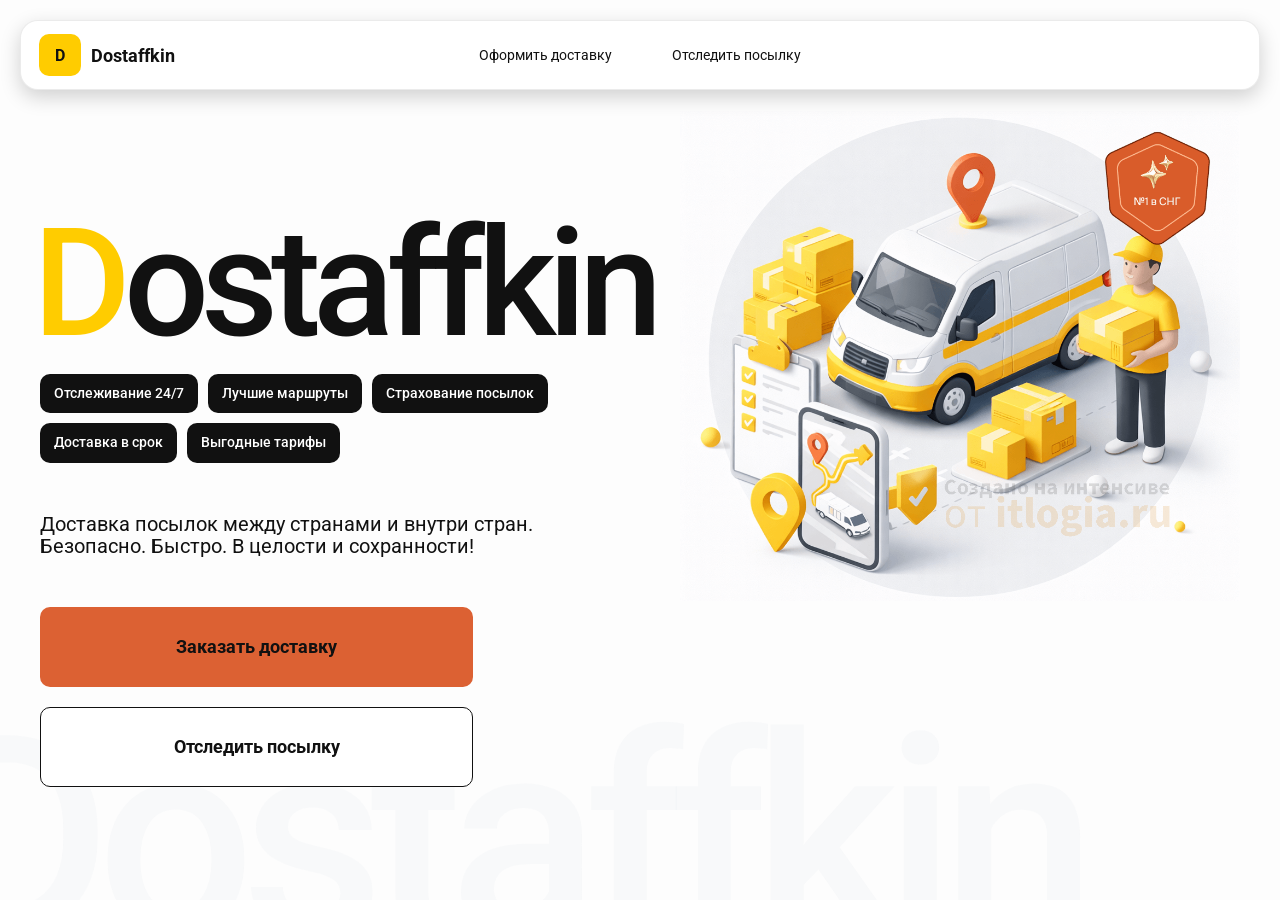
<file: index.html>
<!doctype html>
<html lang="ru">
  <head>
    <meta charset="utf-8" />
    <meta name="viewport" content="width=device-width,initial-scale=1,maximum-scale=1,user-scalable=0" />
    <title>Dostaffkin — Доставка посылок между странами и внутри стран. Безопасно. Быстро. В целости и сохранности!</title>
    <link rel="stylesheet" href="styles/base.css" />
    <link rel="stylesheet" href="styles/base_adaptive.css" />
    <link rel="stylesheet" href="styles/index.css" />
    <link rel="stylesheet" href="styles/index_adaptive.css" />
  </head>
  <body>
    <div class="container">
      <header class="header">
        <a class="header-brand" href="#">
          <div class="header-logo">D</div>
          <div class="header-title">Dostaffkin</div>
        </a>
        <nav class="header-menu">
          <a class="header-link" href="./order.html">Оформить <span>доставку</span></a>
          <a class="header-link" href="./track.html">Отследить <span>посылку</span></a>
        </nav>
      </header>
      <main class="main">
        <section class="main-info">
          <div class="main-title"><span>D</span>ostaffkin</div>
          <div class="main-features">
            <div class="main-feature">Отслеживание 24/7</div>
            <div class="main-feature">Лучшие маршруты</div>
            <div class="main-feature">Страхование посылок</div>
            <div class="main-feature">Доставка в срок</div>
            <div class="main-feature">Выгодные тарифы</div>
          </div>
          <div class="main-description">Доставка посылок между странами и внутри стран. Безопасно. Быстро. В целости и сохранности!</div>
          <div class="main-actions">
            <a class="button" type="button" href="./order.html">Заказать доставку</a>
            <a class="button button-white" type="button" href="./track.html">Отследить посылку</a>
          </div>
        </section>
        <div class="main-title-ghost">Dostaffkin</div>
        <section class="main-image">
          <img src="images/main-image.png" alt="Main image" />
        </section>
      </main>
    </div>
  </body>
</html>
</file>
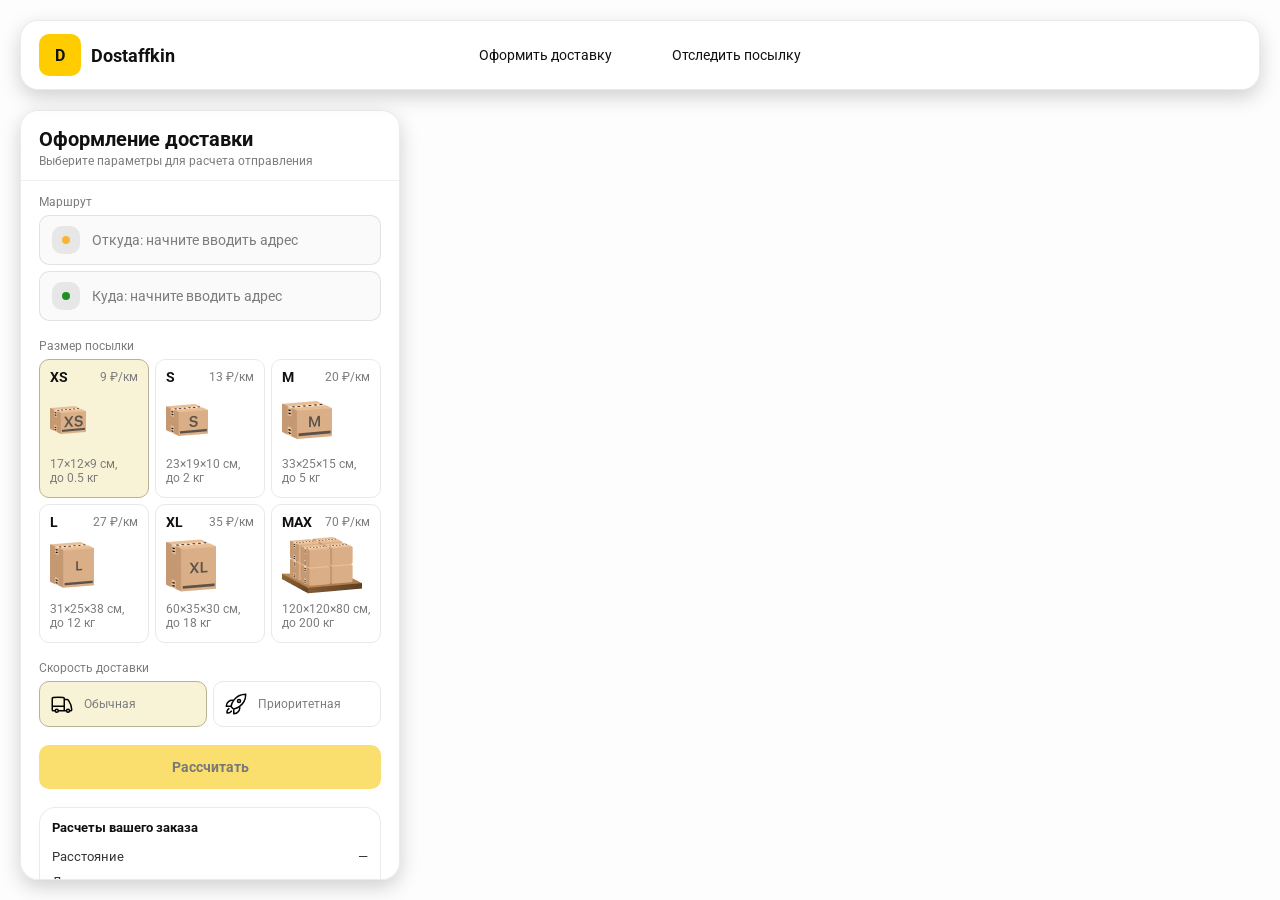
<file: order.html>
<!doctype html>
<html lang="ru">
  <head>
    <meta charset="utf-8" />
    <meta name="viewport" content="width=device-width,initial-scale=1,maximum-scale=1,user-scalable=0" />
    <title>Оформление доставки</title>
    <link rel="stylesheet" href="styles/base.css" />
    <link rel="stylesheet" href="styles/base_adaptive.css" />
    <link rel="stylesheet" href="styles/order.css" />
    <link rel="stylesheet" href="styles/order_adaptive.css" />
    <script src="https://api-maps.yandex.ru/2.1/?lang=ru_RU&apikey=78430a01-caac-4f4e-902d-c911f3283ed3&suggest_apikey=8012ed1d-bfad-498f-8056-efabbe97f9cd" type="text/javascript"></script>
  </head>
  <body>
    <div id="map"></div>
    <header class="header">
      <a class="header-brand" href="./index.html">
        <div class="header-logo">D</div>
        <div class="header-title">Dostaffkin</div>
      </a>
      <nav class="header-menu">
        <a class="header-link" href="#">Оформить <span>доставку</span></a>
        <a class="header-link" href="./track.html">Отследить <span>посылку</span></a>
      </nav>
    </header>
    <aside class="main" id="sidebar">
      <div class="main-header">
        <div class="main-title">Оформление доставки</div>
        <div class="main-text">Выберите параметры для расчета отправления</div>
      </div>
      <div class="main-content">
        <div class="main-route">
          <div class="main-block-title">Маршрут</div>
          <div class="main-fields">
            <div class="main-field" id="fromField">
              <div class="main-pin"></div>
              <input id="from" placeholder="Откуда: начните вводить адрес" autocomplete="off" />
              <div class="main-ac" id="fromAc" role="listbox" aria-label="Подсказки адресов"></div>
            </div>
            <div class="main-field" id="toField">
              <div class="main-pin"></div>
              <input id="to" placeholder="Куда: начните вводить адрес" autocomplete="off" />
              <div class="main-ac" id="toAc" role="listbox" aria-label="Подсказки адресов"></div>
            </div>
          </div>
        </div>
        <div class="main-package">
          <div class="main-block-title">Размер посылки</div>
          <div class="main-sizes">
            <div class="main-size-card is-active" data-value="xs">
              <div class="main-size-top">
                <div class="main-size-label">XS</div>
                <div class="main-size-rate">9 ₽/км</div>
              </div>
              <div class="main-size-media">
                <img src="images/sizes/xs.png" alt="Короб XS" />
              </div>
              <div class="main-size-description">17×12×9 см,<br />до 0.5 кг</div>
            </div>
            <div class="main-size-card" data-value="s">
              <div class="main-size-top">
                <div class="main-size-label">S</div>
                <div class="main-size-rate">13 ₽/км</div>
              </div>
              <div class="main-size-media">
                <img src="images/sizes/s.png" alt="Короб S" />
              </div>
              <div class="main-size-description">23×19×10 см,<br />до 2 кг</div>
            </div>
            <div class="main-size-card" data-value="m">
              <div class="main-size-top">
                <div class="main-size-label">M</div>
                <div class="main-size-rate">20 ₽/км</div>
              </div>
              <div class="main-size-media">
                <img src="images/sizes/m.png" alt="Короб M" />
              </div>
              <div class="main-size-description">33×25×15 см,<br />до 5 кг</div>
            </div>
            <div class="main-size-card" data-value="l">
              <div class="main-size-top">
                <div class="main-size-label">L</div>
                <div class="main-size-rate">27 ₽/км</div>
              </div>
              <div class="main-size-media">
                <img src="images/sizes/l.png" alt="Короб L" />
              </div>
              <div class="main-size-description">31×25×38 см,<br />до 12 кг</div>
            </div>
            <div class="main-size-card" data-value="xl">
              <div class="main-size-top">
                <div class="main-size-label">XL</div>
                <div class="main-size-rate">35 ₽/км</div>
              </div>
              <div class="main-size-media">
                <img src="images/sizes/xl.png" alt="Короб XL" />
              </div>
              <div class="main-size-description">60×35×30 см,<br />до 18 кг</div>
            </div>
            <div class="main-size-card" data-value="max">
              <div class="main-size-top">
                <div class="main-size-label">MAX</div>
                <div class="main-size-rate">70 ₽/км</div>
              </div>
              <div class="main-size-media main-size-media-palleta">
                <img src="images/sizes/max.png" alt="Паллета" />
              </div>
              <div class="main-size-description">120×120×80 см,<br />до 200 кг</div>
            </div>
          </div>
        </div>
        <div class="main-speed">
          <div class="main-block-title">Скорость доставки</div>
          <div class="main-speeds">
            <div class="main-speed-card is-active" data-value="regular">
              <img class="main-speed-media" src="images/icons/regular.svg" alt="Regular" />
              <div class="main-speed-description">Обычная</div>
            </div>
            <div class="main-speed-card" data-value="fast">
              <img class="main-speed-media" src="images/icons/fast.svg" alt="Fast" />
              <div class="main-speed-description">Приоритетная</div>
            </div>
          </div>
        </div>
        <div class="main-calculate-block">
          <button id="calc" class="button calculate-button" type="button" disabled>Рассчитать</button>
        </div>
        <div class="main-result" id="result">
          <div class="main-result-title">Расчеты вашего заказа</div>
          <div class="main-result-lines">
            <div class="main-result-line"><span>Расстояние</span><span id="distanceValue">—</span></div>
            <div class="main-result-line"><span>Доставим через</span><span id="durationValue">—</span></div>
            <div class="main-result-line"><span>Тариф</span><span id="rateValue">—</span></div>
          </div>
          <div class="main-price">
            <div class="main-price-label">Итого</div>
            <div class="main-price-value" id="totalValue">—</div>
          </div>
        </div>
        <div class="main-order-box">
          <div class="main-order-form" id="orderForm">
            <div class="main-order-title">Оформление доставки</div>
            <div class="main-block-info-row">
              <div class="main-block-title">Контакты</div>
              <div class="order-fields">
                <div class="main-field">
                  <input id="customerName" placeholder="Ваше имя" autocomplete="off" />
                </div>
                <div class="main-field">
                  <input id="customerPhone" placeholder="Ваш телефон" autocomplete="off" inputmode="tel" />
                </div>
              </div>
            </div>
            <div class="main-block-info-row extra-info">
              <div class="main-block-title">Дополнительная информация</div>
              <div class="main-field textarea">
                <textarea id="comment" placeholder="Детали доставки и комментарии"></textarea>
              </div>
            </div>
            <button id="submit" class="button main-submit-request" type="button" disabled>Отправить заявку</button>
          </div>
          <div class="main-order-success" id="orderSuccess">
            <div class="main-success-icon">✓</div>
            <div class="main-success-title">Заявка отправлена!</div>
            <div class="main-success-title">Номер отправления – <span id="orderId"></span></div>
            <div class="main-success-subtitle">Мы скоро свяжемся с вами</div>
          </div>
        </div>
      </div>
    </aside>
    <script src="scripts/order.js"></script>
  </body>
</html>
</file>
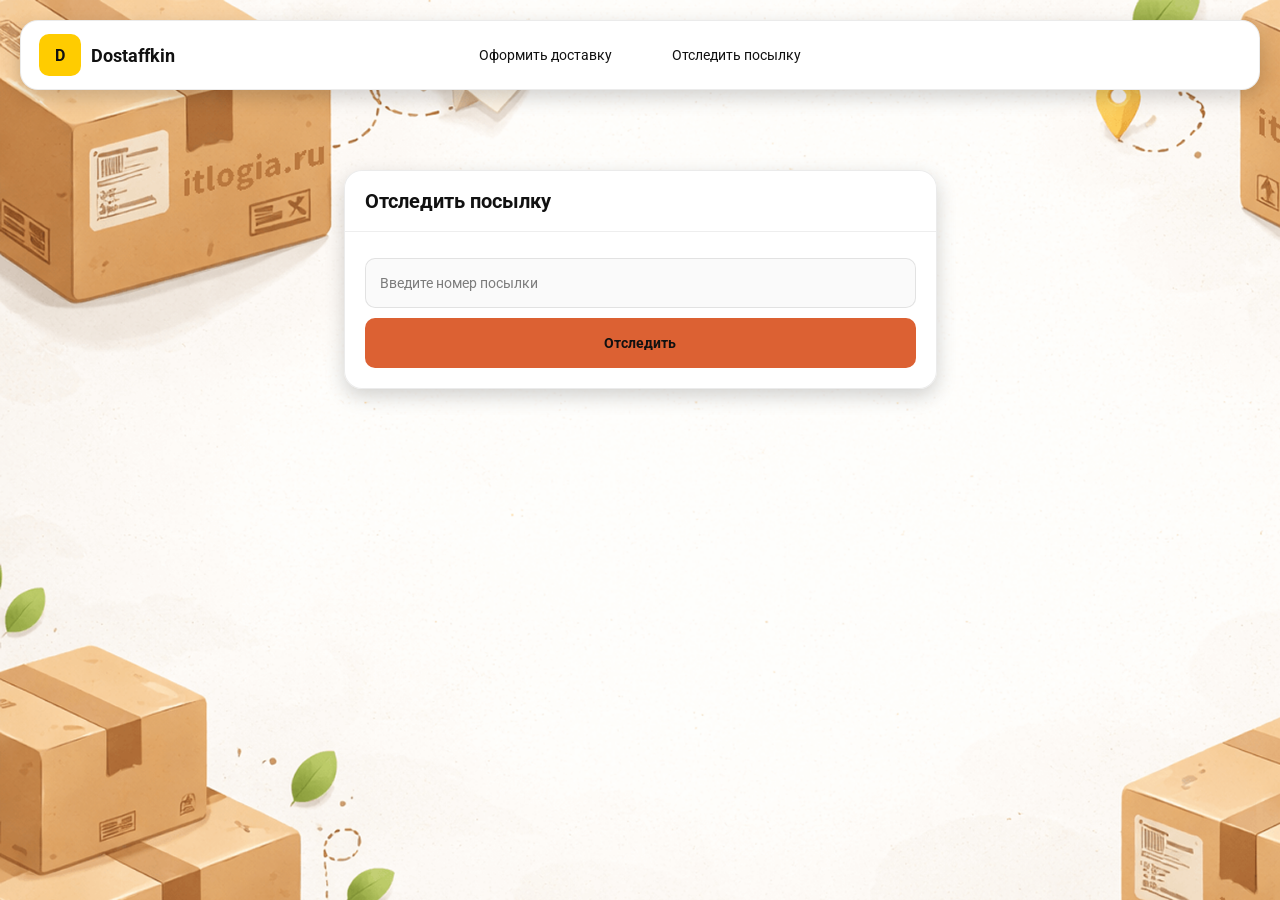
<file: track.html>
<!doctype html>
<html lang="ru">
  <head>
    <meta charset="utf-8" />
    <meta name="viewport" content="width=device-width,initial-scale=1,maximum-scale=1,user-scalable=0" />
    <title>Отследить посылку</title>
    <link rel="stylesheet" href="styles/base.css" />
    <link rel="stylesheet" href="styles/base_adaptive.css" />
    <link rel="stylesheet" href="styles/track.css" />
    <link rel="stylesheet" href="styles/track_adaptive.css" />
  </head>
  <body>
    <div class="container">
      <header class="header">
        <a class="header-brand" href="./index.html">
          <div class="header-logo">D</div>
          <div class="header-title">Dostaffkin</div>
        </a>
        <nav class="header-menu">
          <a class="header-link" href="./order.html">Оформить <span>доставку</span></a>
          <a class="header-link" href="#">Отследить <span>посылку</span></a>
        </nav>
      </header>
      <main class="track-content">
        <section class="track-card track-search">
          <div class="track-title">Отследить посылку</div>
          <div class="track-action">
            <div class="main-field track-field">
              <input id="trackNumber" placeholder="Введите номер посылки" autocomplete="off" />
            </div>
            <button id="trackButton" class="button track-button" type="button">Отследить</button>
          </div>
        </section>
        <section class="track-card track-result" id="trackResult">
          <div class="track-result-header">
            <div class="track-id" id="trackIdValue"></div>
            <div class="track-routes">
              <div class="track-route">
                <div class="track-route-pin">
                  <svg xmlns="http://www.w3.org/2000/svg" fill="none" viewBox="0 0 24 24" stroke-width="1.5" stroke="orange" class="size-6">
                    <path stroke-linecap="round" stroke-linejoin="round" d="M15 10.5a3 3 0 1 1-6 0 3 3 0 0 1 6 0Z" />
                    <path stroke-linecap="round" stroke-linejoin="round" d="M19.5 10.5c0 7.142-7.5 11.25-7.5 11.25S4.5 17.642 4.5 10.5a7.5 7.5 0 1 1 15 0Z" />
                  </svg>
                </div>
                <div class="track-route-address" id="trackFromValue">Откуда: Москва, улица Арбат, 1</div>
              </div>
              <div class="track-route track-route-arrow">
                <svg xmlns="http://www.w3.org/2000/svg" fill="none" viewBox="0 0 24 24" stroke-width="1.5" stroke="currentColor" class="size-6">
                  <path stroke-linecap="round" stroke-linejoin="round" d="M19.5 13.5 12 21m0 0-7.5-7.5M12 21V3" />
                </svg>
              </div>
              <div class="track-route">
                <div class="track-route-pin">
                  <svg xmlns="http://www.w3.org/2000/svg" fill="none" viewBox="0 0 24 24" stroke-width="1.5" stroke="green" class="size-6">
                    <path stroke-linecap="round" stroke-linejoin="round" d="M15 10.5a3 3 0 1 1-6 0 3 3 0 0 1 6 0Z" />
                    <path stroke-linecap="round" stroke-linejoin="round" d="M19.5 10.5c0 7.142-7.5 11.25-7.5 11.25S4.5 17.642 4.5 10.5a7.5 7.5 0 1 1 15 0Z" />
                  </svg>
                </div>
                <div class="track-route-address" id="trackToValue">Куда: Минск, проспект Независимости, 58</div>
              </div>
            </div>
          </div>
          <div class="track-info">
            <div class="track-status-title">Статус данной посылки:</div>
            <div class="track-status-list" id="trackStatusList">
              
            </div>
          </div>
        </section>
      </main>
    </div>
     <script src="scripts/track.js"></script>
  </body>
</html>
</file>
<file: styles/base.css>
*,
*::before,
*::after {
  box-sizing: border-box;
}
@font-face {
  font-family: "Roboto";
  src: url("../fonts/Roboto-Regular.ttf");
  font-weight: normal;
}
@font-face {
  font-family: "Roboto";
  src: url("../fonts/Roboto-Bold.ttf");
  font-weight: bold;
}
@font-face {
  font-family: "Roboto";
  src: url("../fonts/Roboto-Medium.ttf");
  font-weight: 500;
}
html,
body {
  margin: 0;
  color: #111111;
  font-family: "Roboto", sans-serif;
}
body {
  background: #fdfdfd;
}
.header {
  border-radius: 18px;
  box-shadow: 0 7px 20px 0 #0000002e;
  backdrop-filter: blur(10px);
  background: #ffffff;
  left: 20px;
  border: 1px solid rgba(0, 0, 0, 0.08);
  position: fixed;
  right: 20px;
  top: 20px;
  padding: 14px 18px;
  height: 70px;
  display: flex;
  align-items: center;
  z-index: 6;
}
.header-brand {
  display: flex;
  align-items: center;
  text-decoration: none;
  gap: 10px;
}
.header-logo {
  width: 42px;
  height: 42px;
  border-radius: 10px;
  background: #ffcc00;
  display: grid;
  place-items: center;
  font-weight: bold;
  color: #111;
}
.header-title {
  font-size: 18px;
  font-weight: bold;
  color: #111111;
  text-decoration: none;
}
.header-menu {
  display: flex;
  align-items: center;
  gap: 60px;
  margin: 0;
  position: absolute;
  left: 50%;
  transform: translateX(-50%);
}
.header-link {
  font-size: 14px;
  color: #111111;
  text-decoration: none;
}
.button {
  border: 0;
  outline: none;
  height: 44px;
  border-radius: 10px;
  font-size: 14px;
  font-weight: bold;
  cursor: pointer;
  font-family: inherit;
  transition:
    transform 0.08s ease,
    opacity 0.12s ease;
  background: #dc6133;
  color: #111111;
  text-align: center;
  text-decoration: none;
}
.button:hover {
  background-color: #e5bc19;
}
.button:disabled {
  cursor: not-allowed;
  background-color: #fade6e;
  color: #787878;
  transform: none;
}
.button.button-white {
  background: #ffffff;
  border: 1px solid #111111;
}
.button.button-white:hover {
  background: rgb(241 241 241);
}
.main-field {
  display: flex;
  align-items: center;
  margin-top: 6px;
  gap: 10px;
  border: 1px solid #1111111a;
  background: #fafafa;
  border-radius: 10px;
  padding: 10px 12px;
  position: relative;
  box-sizing: border-box;
  height: 50px;
}
.main-field.textarea {
  height: auto;
}
.main-pin {
  width: 28px;
  height: 28px;
  border-radius: 10px;
  background: rgba(17, 17, 17, 0.08);
  display: grid;
  place-items: center;
  flex: 0 0 auto;
  position: relative;
}
.main-pin::before {
  content: "";
  width: 8px;
  height: 8px;
  border-radius: 999px;
  background: orange;
  opacity: 0.75;
  display: block;
}
.main-field:last-child .main-pin::before {
  background: green;
  opacity: 0.85;
}
input,
textarea {
  width: 100%;
  border: 0;
  outline: none;
  background: transparent;
  font-size: 14px;
  color: #111111;
  font-family: inherit;
}
textarea {
  resize: vertical;
  min-height: 72px;
  padding: 2px 0;
}
input::placeholder,
textarea::placeholder {
  color: #7c7c7c;
}
.main-field:focus-within {
  border-color: rgba(0, 0, 0, 0.2);
  box-shadow: 0 0 0 4px rgba(255, 204, 0, 0.35);
  background: rgba(255, 255, 255, 0.75);
}
</file>
<file: styles/base_adaptive.css>
@media (max-width: 767px) {
  .header {
    left: 10px;
    right: 10px;
    top: 10px;
  }

  .header-link span {
    display: none;
  }

  .header-menu {
    gap: 20px;
    justify-content: flex-start;
    margin: 0 0 0 30px;
    position: static;
    transform: none;
  }
}

@media (max-width: 420px) {
  .header-title {
    display: none;
  }
}

@media (max-width: 374px) {
  .header-menu {
    gap: 10px;
    margin: 0 0 0 10px;
  }
}
</file>
<file: styles/index.css>
.container {
  overflow: hidden;
  min-height: 100vh;
}
.main {
  padding: 111px 40px 40px;
  position: relative;
  display: flex;
}
.main-info {
  max-width: 840px;
  width: 100%;
  position: relative;
}
.main-title {
  margin-top: 98px;
  font-weight: 500;
  font-size: 200px;
  line-height: 1;
  letter-spacing: -0.05em;
  color: #111111;
  left: -15px;
  position: relative;
}
.main-title span {
  color: #ffcc00;
}
.main-features {
  margin-top: 15px;
  display: flex;
  flex-wrap: wrap;
  gap: 10px;
}
.main-feature {
  background: #111111;
  color: #ffffff;
  padding: 12px 14px;
  font-weight: 500;
  font-size: 14px;
  line-height: 1.1;
  border-radius: 10px;
}
.main-description {
  margin-top: 50px;
  max-width: 500px;
  font-size: 20px;
  line-height: 1.1;
  color: #111111;
}
.main-actions {
  margin-top: 50px;
  display: flex;
  flex-direction: column;
  gap: 20px;
}
.main-actions .button {
  height: 80px;
  width: 433px;
  font-size: 18px;
  font-weight: bold;
  place-items: center;
  display: grid;
}
.main-title-ghost {
  position: absolute;
  z-index: -1;
  left: -70px;
  bottom: -150px;
  font-weight: 500;
  font-size: 278px;
  line-height: 1;
  letter-spacing: -0.05em;
  color: #ecedf04d;
}
.main-image {
  width: 1024px;
  top: 100px;
  z-index: -2;
}
.main-image img {
  width: 100%;
  max-width: 1024px;
  height: auto;
  display: block;
}
</file>
<file: styles/index_adaptive.css>
@media (max-width: 1200px) {
  .main-info {
    max-width: 540px;
  }
  .main {
    padding: 111px 20px 20px;
  }
  .main-title {
    font-size: 120px;
    left: -4px;
  }
  .main-title-ghost {
    font-size: 220px;
  }
}
@media (max-width: 1024px) {
  .main-title {
    margin-top: 30px;
  }
  .main {
    flex-direction: column-reverse;
  }
  .main-image {
    max-width: 350px;
    position: absolute;
    left: 370px;
    top: 370px;
  }
  .main-info {
    max-width: 100%;
  }
  .main-actions {
    gap: 10px;
  }
  .main-actions .button {
    height: 50px;
    font-size: 14px;
    width: auto;
    max-width: 300px;
  }
  .main-description {
    max-width: 350px;
  }
}
@media (max-width: 570px) {
  .main-title {
    font-size: 88px;
  }
  .main-description {
    max-width: 100%;
  }
  .main-actions {
    width: 100%;
  }
  .main-actions .button {
    width: 100%;
    max-width: 100%;
  }
  .main-image {
    max-width: 650px;
    position: absolute;
    left: 170px;
    top: 70px;
    opacity: 0.2;
  }
}
@media (max-width: 400px) {
  .main-title {
    font-size: 70px;
  }
}
@media (max-width: 1760px) {
  .main-title {
    font-size: 150px;
    left: -7px;
  }
  .main-info {
    max-width: 640px;
  }
}
</file>
<file: styles/order.css>
#map {
  position: fixed;
  inset: 0;
}
.main {
  border-radius: 18px;
  box-shadow: 0 7px 20px 0 #0000002e;
  backdrop-filter: blur(10px);
  background: rgba(255, 255, 255, 0.96);
  left: 20px;
  border: 1px solid rgba(0, 0, 0, 0.08);
  position: fixed;
  top: 110px;
  bottom: 20px;
  width: 380px;
  display: flex;
  flex-direction: column;
  overflow: hidden;
  z-index: 5;
}
.main-header {
  padding: 18px 18px 12px 18px;
  border-bottom: 1px solid rgba(0, 0, 0, 0.06);
  display: flex;
  flex-direction: column;
}
.main-title {
  font-size: 20px;
  line-height: 100%;
  font-weight: bold;
}
.main-text {
  font-size: 12px;
  margin-top: 5px;
  color: #7c7c7c;
}
.main-content {
  padding: 14px 18px 18px 18px;
  overflow: auto;
  scrollbar-width: none;
  display: flex;
  flex-direction: column;
  gap: 18px;
  flex: 1;
}
.main-block-title {
  font-size: 12px;
  color: #7c7c7c;
}
.main-route .main-block-title,
.main-package .main-block-title {
  margin-bottom: 6px;
}
.main-sizes {
  display: grid;
  gap: 6px;
  grid-template-columns: repeat(3, 1fr);
}
.main-size-card {
  border: 1px solid #e8e8e7;
  background: #ffffff;
  border-radius: 10px;
  padding: 10px;
  cursor: pointer;
  user-select: none;
  transition:
    transform 0.08s ease,
    border-color 0.12s ease,
    background 0.12s ease;
  min-height: 139px;
}
.main-size-card:hover {
  transform: translateY(-1px);
}
.main-size-card.is-active {
  background-color: #f8f2d6;
  border-color: #b7b196;
}
.main-size-top {
  display: flex;
  align-items: center;
  justify-content: space-between;
}
.main-size-label {
  font-weight: bold;
  font-size: 14px;
  color: #111111;
  line-height: 100%;
}
.main-size-rate {
  font-size: 12px;
  color: #7c7c7c;
  line-height: 100%;
}
.main-size-media {
  margin-top: 8px;
  height: 57px;
}
.main-size-description {
  margin-top: 8px;
  font-size: 12px;
  color: #7c7c7c;
  line-height: 1.2;
}
.calculate-button {
  width: 100%;
}
.main-result {
  border: 1px solid rgba(0, 0, 0, 0.08);
  background: rgba(255, 255, 255, 0.75);
  border-radius: 16px;
  padding: 12px;
  line-height: 1.25;
}
.main-result-title {
  font-weight: bold;
  font-size: 13px;
  color: #111111;
  margin-bottom: 13px;
}
.main-result-lines {
  gap: 8px;
  display: flex;
  flex-direction: column;
}
.main-result-line {
  font-size: 13px;
  color: rgba(17, 17, 17, 0.85);
  display: flex;
  justify-content: space-between;
}
.main-price {
  margin-top: 18px;
  padding-top: 10px;
  border-top: 1px dashed rgba(0, 0, 0, 0.12);
  display: flex;
  align-items: baseline;
  justify-content: space-between;
}
.main-price-label {
  font-size: 12px;
  color: rgba(17, 17, 17, 0.55);
}
.main-price-value {
  font-size: 20px;
  font-weight: bold;
  color: #111111;
  letter-spacing: -0.3px;
}
.main-order-box {
  background: #ffffff;
  border: 1px solid #e8e8e7;
  border-radius: 10px;
  padding: 12px;
}
.main-order-title {
  margin-bottom: 8px;
  font-weight: bold;
  font-size: 14px;
  color: #111111;
}
.main-block-info {
  display: flex;
  flex-direction: column;
  gap: 6px;
}
.order-fields {
  display: grid;
  grid-template-columns: 1fr 1fr;
  column-gap: 10px;
  margin-top: 6px;
}
.main-block-info-row.extra-info {
  display: block;
  margin-top: 13px;
}
.main-submit-request {
  width: 100%;
  margin-top: 6px;
}
.main-order-success {
  display: none;
  text-align: center;
  padding: 22px 12px;
  gap: 12px;
}
.main-order-success.is-visible {
  display: flex;
  flex-direction: column;
  align-items: center;
}
.main-success-icon {
  width: 56px;
  height: 56px;
  border-radius: 50%;
  background: #16a34a;
  color: #ffffff;
  display: grid;
  place-items: center;
  font-size: 30px;
}
.main-success-title {
  font-size: 14px;
  font-weight: bold;
  color: #111111;
}
.main-success-subtitle {
  font-size: 12px;
  color: rgba(17, 17, 17, 0.55);
  line-height: 1.3;
}
.main-speed .main-block-title {
  margin-bottom: 6px;
}
.main-speeds {
  display: grid;
  gap: 6px;
  grid-template-columns: repeat(2, 1fr);
}
.main-speed-card {
  border: 1px solid #e8e8e7;
  background: #ffffff;
  border-radius: 10px;
  padding: 10px;
  cursor: pointer;
  user-select: none;
  transition:
    transform 0.08s ease,
    border-color 0.12s ease,
    background 0.12s ease;
  display: flex;
  align-items: center;
  gap: 10px;
}
.main-speed-card:hover {
  transform: translateY(-1px);
}
.main-speed-card.is-active {
  background-color: #f8f2d6;
  border-color: #b7b196;
}
.main-speed-description {
  font-size: 12px;
  color: #7c7c7c;
  line-height: 1.2;
}
</file>
<file: styles/order_adaptive.css>
@media (max-width: 767px) {
  .main {
    left: 10px;
    right: 10px;
    top: 50%;
    bottom: 12px;
    width: auto;
    max-width: none;
  }
}

@media (max-width: 420px) {
  .main-sizes {
    grid-template-columns: repeat(2, 1fr);
  }
}
</file>
<file: styles/track.css>
.container {
  background: #f4f4f4 url("../images/track-bg.png");
  background-size: cover;
  min-height: 100vh;
  padding: 170px 0 50px 0;
}
.track-content {
  width: 593px;
  margin: 0 auto;
}
.track-card {
  width: 100%;
  border-radius: 18px;
  box-shadow: 0 7px 20px 0 #0000002e;
  backdrop-filter: blur(10px);
  background: rgba(255, 255, 255, 0.96);
  border: 1px solid rgba(0, 0, 0, 0.08);
}
.track-title {
  font-size: 20px;
  line-height: 100%;
  font-weight: bold;
  border-bottom: 1px solid #eeeeee;
  padding: 20px;
}
.track-action {
  padding: 20px;
}
.track-button {
  width: 100%;
  height: 50px;
}
.track-field {
  margin-bottom: 10px;
}
.track-result {
  margin-top: 5px;
  display: none;
}
.track-result.is-visible {
  display: block;
}
.track-result-header {
  font-weight: bold;
  font-size: 14px;
  color: #111111;
  padding: 20px;
  border-bottom: 1px solid #eeeeee;
}
.track-id {
  margin-bottom: 12px;
  font-size: 20px;
}
.track-routes {
  display: flex;
  flex-direction: column;
  gap: 10px;
  font-weight: normal;
}
.track-route {
  display: flex;
  align-items: center;
  gap: 10px;
}
.track-route-pin {
  width: 24px;
  height: 24px;
  flex-shrink: 0;
}
.track-route-arrow {
  padding: 15px 0;
  width: 24px;
  height: 24px;
}
.track-info {
  padding: 20px;
}
.track-status {
  display: flex;
  align-items: center;
  font-size: 12px;
  gap: 10px;
}
.track-status-title {
  font-size: 14px;
  color: #111111;
  margin-bottom: 20px;
}
.track-status-list {
  display: flex;
  flex-direction: column;
  gap: 15px;
}
.track-status-icon {
  width: 40px;
  height: 40px;
  border-radius: 50%;
  background: rgba(17, 17, 17, 0.08);
  display: grid;
  place-items: center;
  flex: 0 0 auto;
}
.track-status.created .track-status-icon {
  background-color: #f1cb00;
}
.track-status.in-way .track-status-icon {
  background-color: #f08a11;
}
.track-status.ready .track-status-icon {
  background-color: #a35d0a;
}
.track-status.done .track-status-icon {
  background-color: #37c93b;
}
.track-status-text {
  display: flex;
  align-items: center;
  justify-content: space-between;
  color: #111111;
  font-size: 12px;
  flex: 1;
}
.track-status-date {
  color: rgba(17, 17, 17, 0.55);
}
</file>
<file: styles/track_adaptive.css>
@media (max-width: 767px) {
  .container {
    padding: 130px 0 50px 0;
  }

  .track-content {
    width: 100%;
    padding-left: 10px;
    padding-right: 10px;
  }

  .track-result-header {
    padding: 20px;
  }
}
</file>
